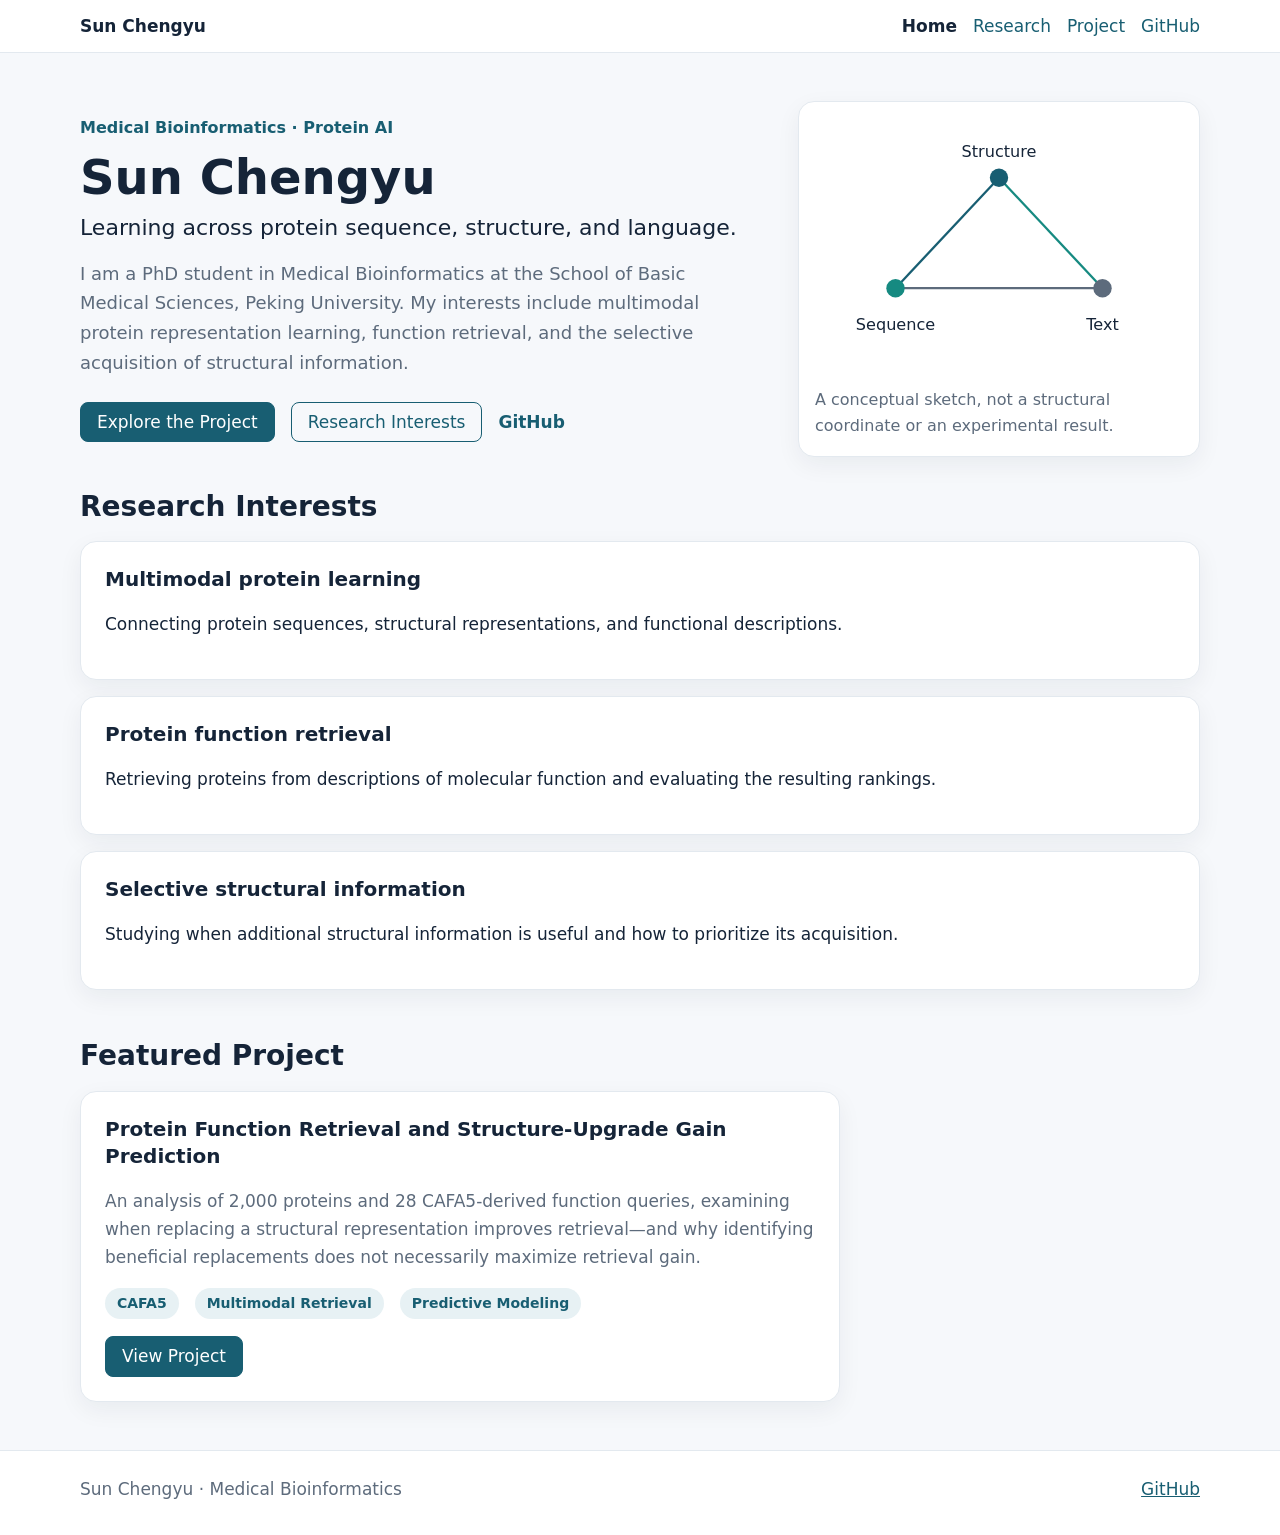
<file: docs/index.html>
<!DOCTYPE html>
<html lang="en">
<head>
  <meta charset="utf-8">
  <meta name="viewport" content="width=device-width, initial-scale=1">
  <title>Sun Chengyu | Protein Multimodal Learning</title>
  <meta name="description" content="Sun Chengyu is a PhD student in Medical Bioinformatics at Peking University. This site introduces work on multimodal protein learning and function retrieval.">
  <link rel="stylesheet" href="assets/site.css">
</head>
<body>
  <a class="skip" href="#main">Skip to main content</a>
  <header class="site">
    <div class="wrap nav">
      <a class="brand" href="index.html">Sun Chengyu</a>
      <nav aria-label="Primary">
        <a href="index.html" aria-current="page">Home</a>
        <a href="#research">Research</a>
        <a href="project.html">Project</a>
        <a href="https://github.com/chengyu-s">GitHub</a>
      </nav>
    </div>
  </header>
  <main id="main">
    <section class="hero wrap">
      <div>
        <p class="eyebrow">Medical Bioinformatics · Protein AI</p>
        <h1>Sun Chengyu</h1>
        <p class="subtitle">Learning across protein sequence, structure, and language.</p>
        <p class="lead">I am a PhD student in Medical Bioinformatics at the School of Basic Medical Sciences, Peking University. My interests include multimodal protein representation learning, function retrieval, and the selective acquisition of structural information.</p>
        <div class="actions">
          <a class="button" href="project.html">Explore the Project</a>
          <a class="button ghost" href="#research">Research Interests</a>
          <a class="text-link" href="https://github.com/chengyu-s">GitHub</a>
        </div>
      </div>
      <figure class="hero-figure">
        <svg viewBox="0 0 320 220" role="img" aria-labelledby="concept-title">
          <title id="concept-title">Conceptual sketch of sequence, structure, and text</title>
          <line x1="70" y1="148" x2="160" y2="52" stroke="#185E72" stroke-width="2"></line>
          <line x1="160" y1="52" x2="250" y2="148" stroke="#168A81" stroke-width="2"></line>
          <line x1="70" y1="148" x2="250" y2="148" stroke="#5D6B7C" stroke-width="2"></line>
          <circle cx="160" cy="52" r="8" fill="#185E72"></circle>
          <circle cx="70" cy="148" r="8" fill="#168A81"></circle>
          <circle cx="250" cy="148" r="8" fill="#5D6B7C"></circle>
          <text x="160" y="34" text-anchor="middle">Structure</text>
          <text x="70" y="184" text-anchor="middle">Sequence</text>
          <text x="250" y="184" text-anchor="middle">Text</text>
        </svg>
        <figcaption>A conceptual sketch, not a structural coordinate or an experimental result.</figcaption>
      </figure>
    </section>

    <section id="research" class="wrap band">
      <h2>Research Interests</h2>
      <ol class="interest-list">
        <li>
          <h3>Multimodal protein learning</h3>
          <p>Connecting protein sequences, structural representations, and functional descriptions.</p>
        </li>
        <li>
          <h3>Protein function retrieval</h3>
          <p>Retrieving proteins from descriptions of molecular function and evaluating the resulting rankings.</p>
        </li>
        <li>
          <h3>Selective structural information</h3>
          <p>Studying when additional structural information is useful and how to prioritize its acquisition.</p>
        </li>
      </ol>
    </section>

    <section class="wrap band">
      <h2>Featured Project</h2>
      <article class="project-card">
        <h3>Protein Function Retrieval and Structure-Upgrade Gain Prediction</h3>
        <p>An analysis of 2,000 proteins and 28 CAFA5-derived function queries, examining when replacing a structural representation improves retrieval—and why identifying beneficial replacements does not necessarily maximize retrieval gain.</p>
        <p class="tags"><span>CAFA5</span><span>Multimodal Retrieval</span><span>Predictive Modeling</span></p>
        <a class="button" href="project.html">View Project</a>
      </article>
    </section>
  </main>
  <footer class="site">
    <div class="wrap footer-row">
      <span>Sun Chengyu · Medical Bioinformatics</span>
      <a href="https://github.com/chengyu-s">GitHub</a>
    </div>
  </footer>
</body>
</html>
</file>
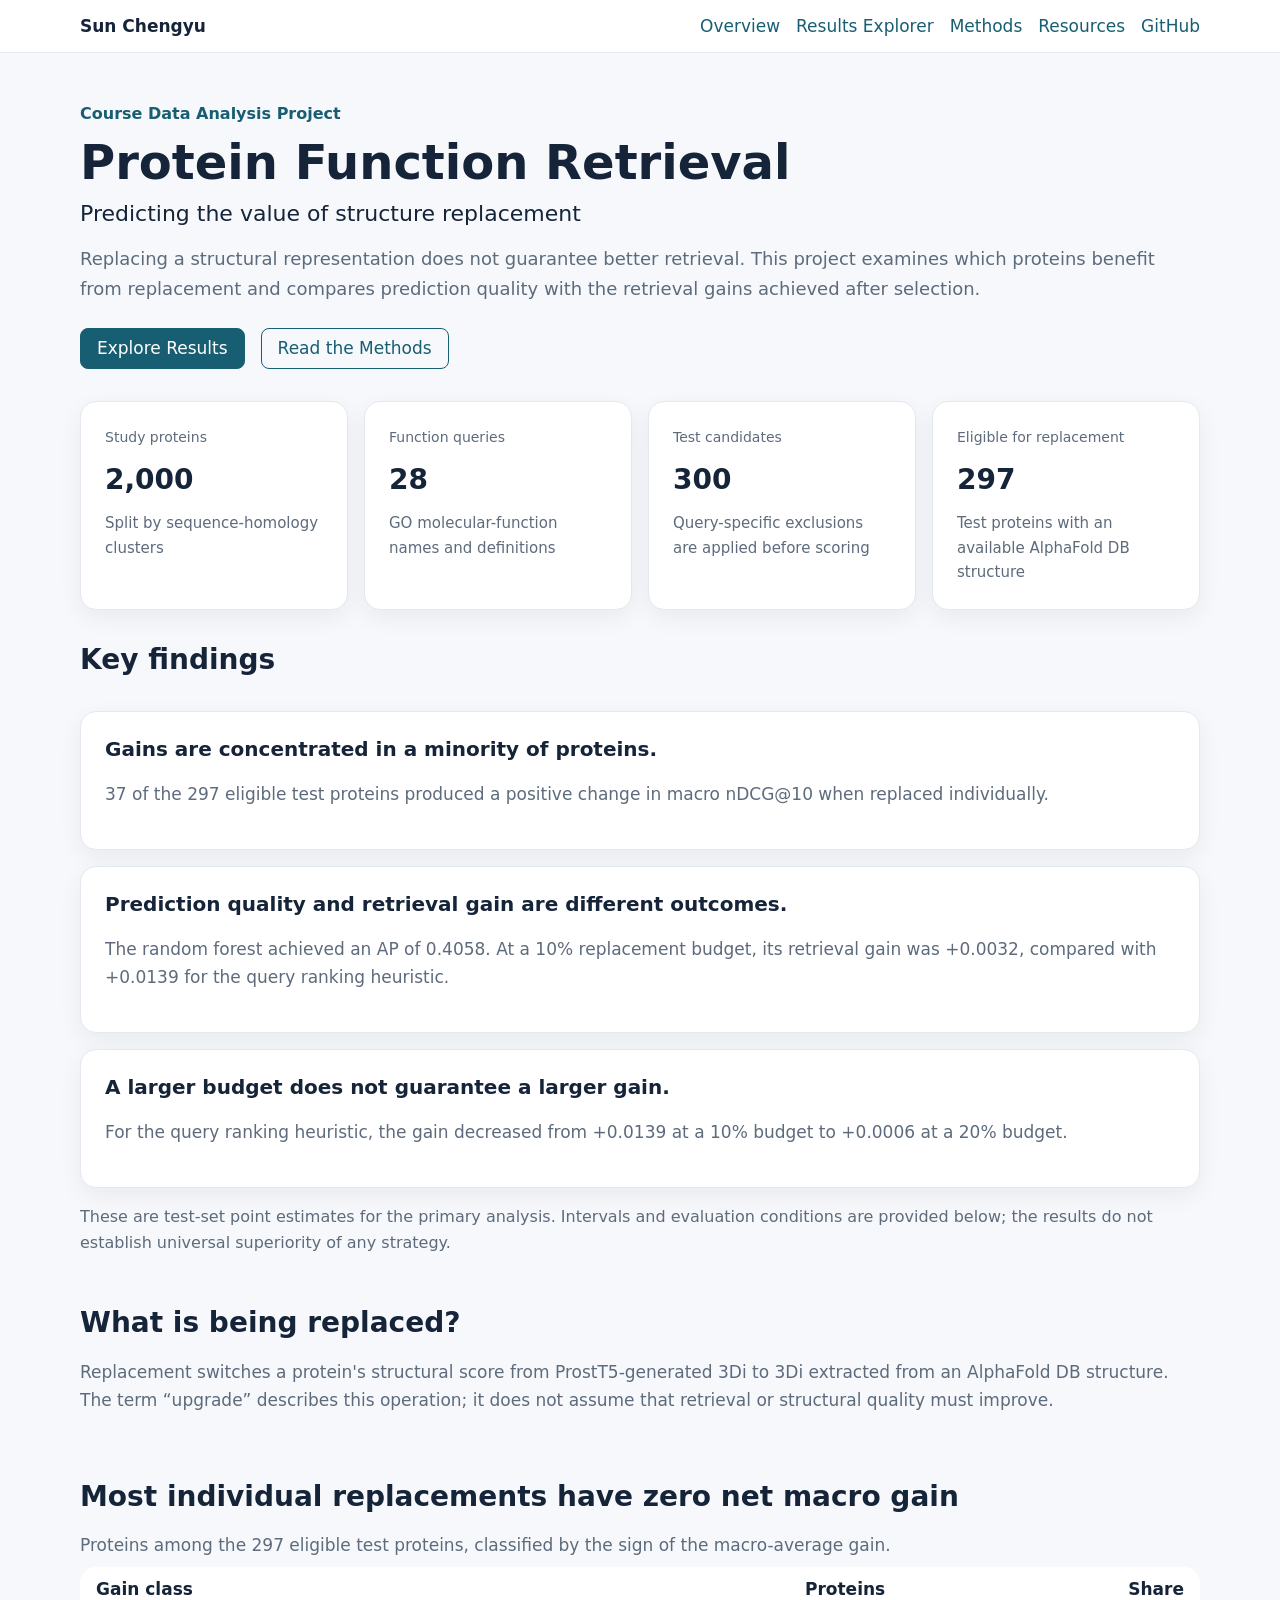
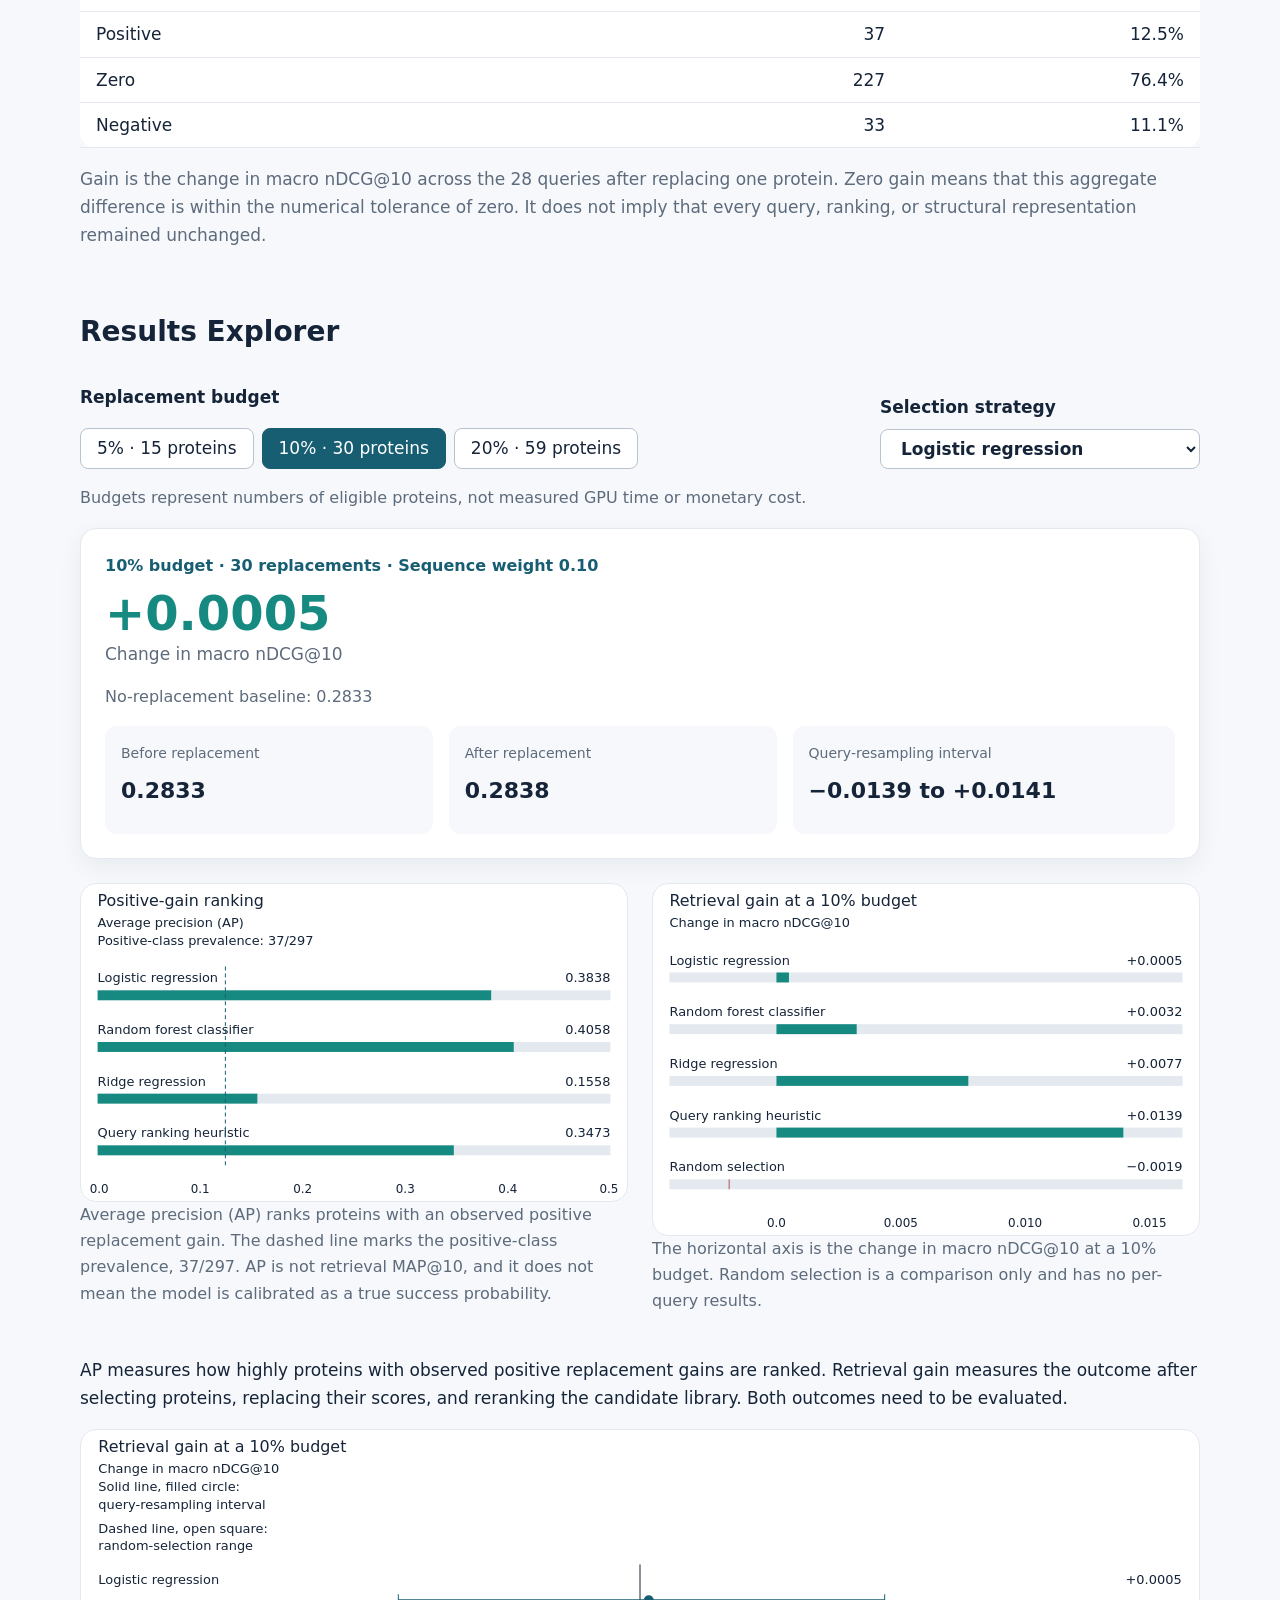
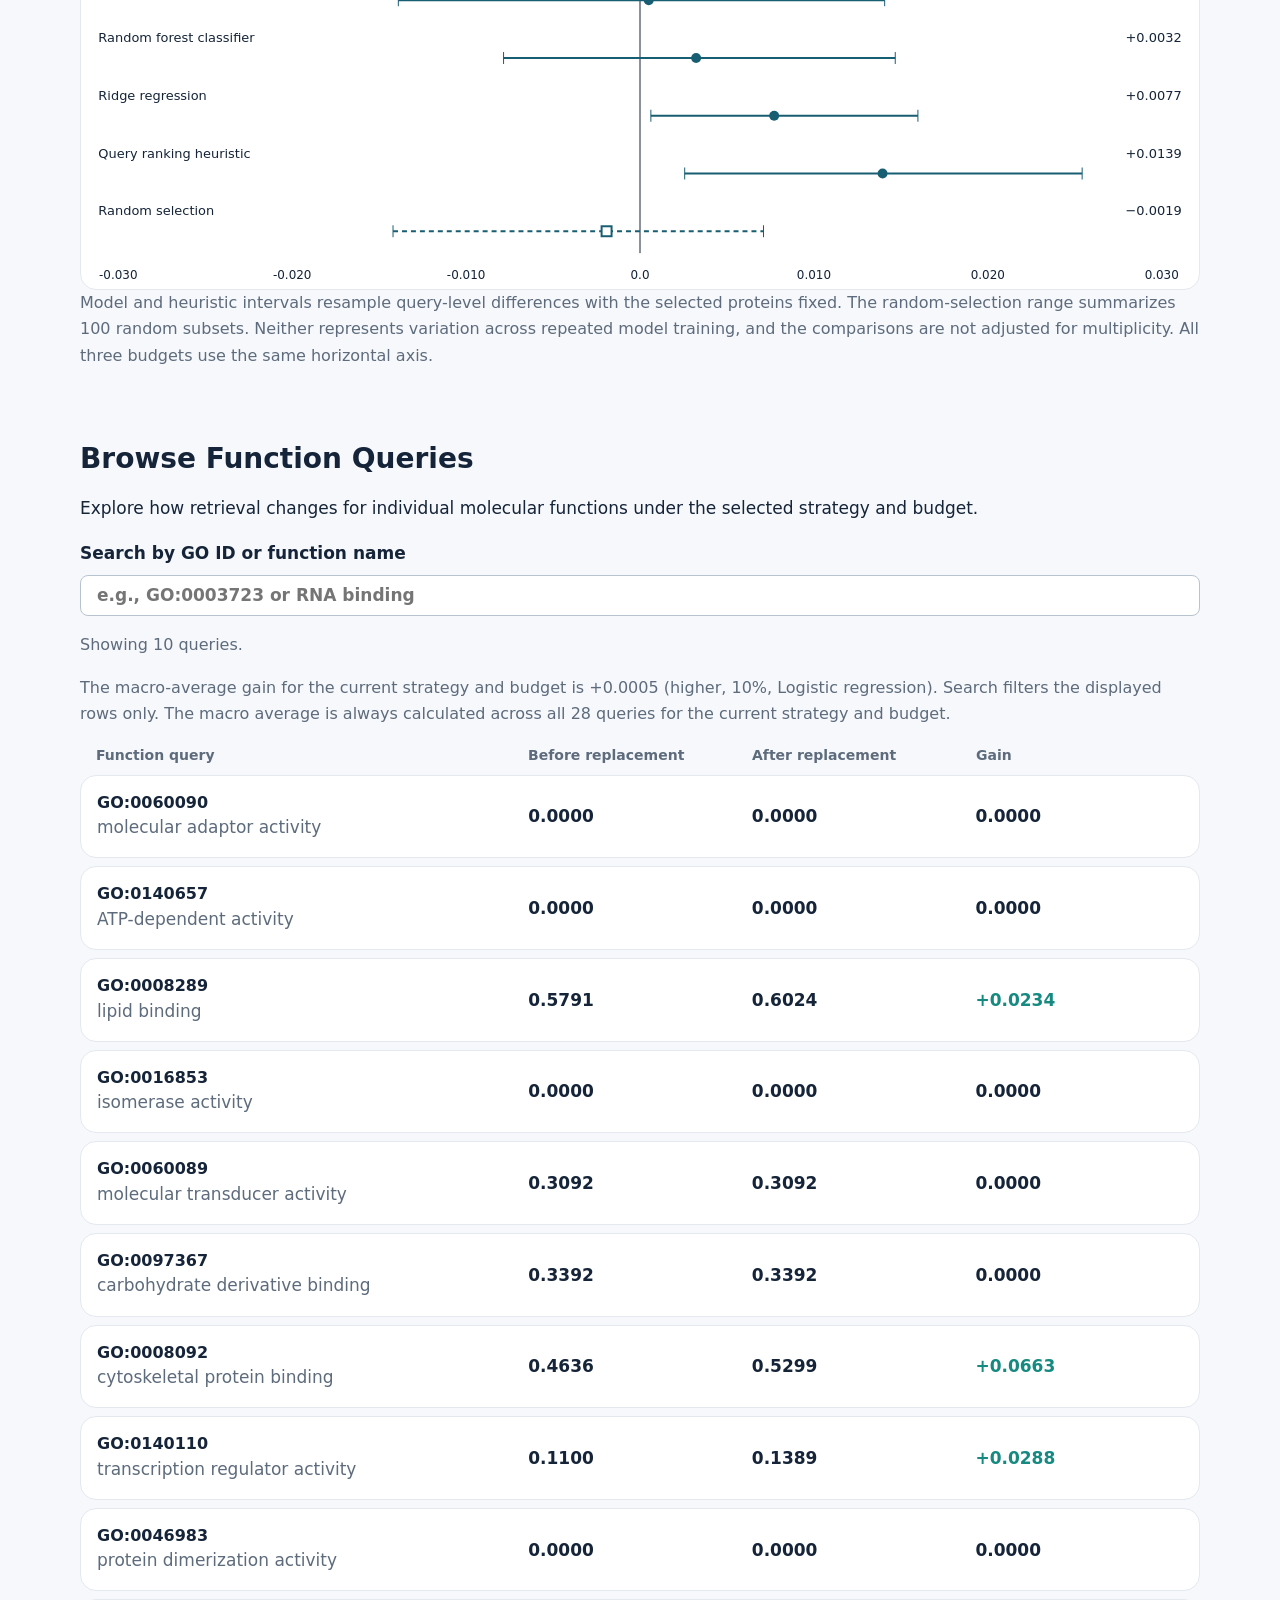
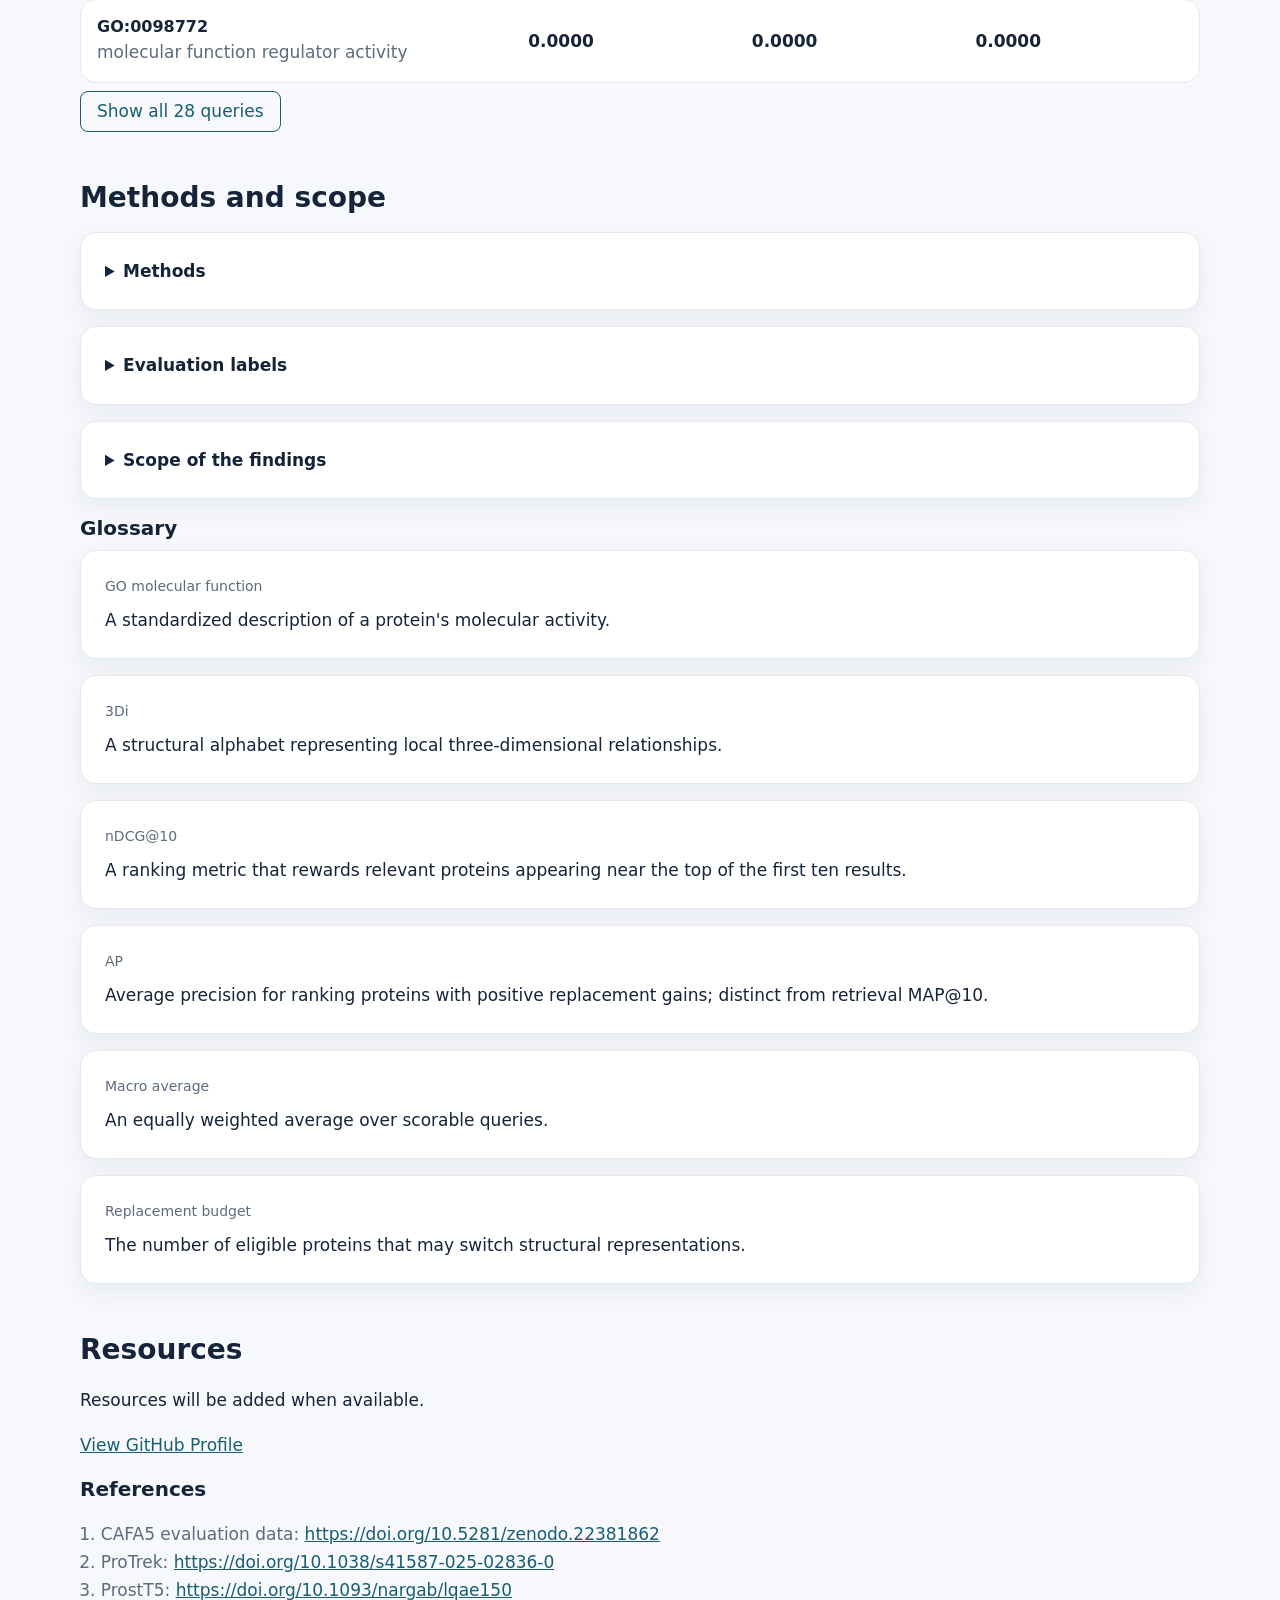
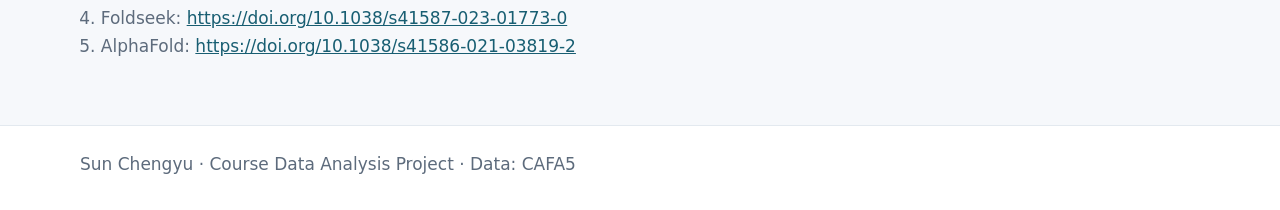
<file: docs/project.html>
<!DOCTYPE html>
<html lang="en">
<head>
  <meta charset="utf-8">
  <meta name="viewport" content="width=device-width, initial-scale=1">
  <title>Protein Function Retrieval | Sun Chengyu</title>
  <meta name="description" content="A course analysis of protein function retrieval and whether replacing a structural representation improves the ranking.">
  <link rel="stylesheet" href="assets/site.css">
</head>
<body>
  <a class="skip" href="#main">Skip to main content</a>
  <header class="site">
    <div class="wrap nav">
      <a class="brand" href="index.html">Sun Chengyu</a>
      <nav aria-label="Project sections">
        <a href="#overview">Overview</a>
        <a href="#explore">Results Explorer</a>
        <a href="#method">Methods</a>
        <a href="#resources">Resources</a>
        <a href="https://github.com/chengyu-s">GitHub</a>
      </nav>
    </div>
  </header>
  <main id="main">
    <section id="overview" class="wrap opening">
      <p class="eyebrow">Course Data Analysis Project</p>
      <h1>Protein Function Retrieval</h1>
      <p class="subtitle">Predicting the value of structure replacement</p>
      <p class="lead">Replacing a structural representation does not guarantee better retrieval. This project examines which proteins benefit from replacement and compares prediction quality with the retrieval gains achieved after selection.</p>
      <div class="actions">
        <a class="button" href="#explore">Explore Results</a>
        <a class="button ghost" href="#method">Read the Methods</a>
      </div>
      <dl class="facts">
        <div>
          <dt>Study proteins</dt>
          <dd>2,000</dd>
          <p>Split by sequence-homology clusters</p>
        </div>
        <div>
          <dt>Function queries</dt>
          <dd>28</dd>
          <p>GO molecular-function names and definitions</p>
        </div>
        <div>
          <dt>Test candidates</dt>
          <dd>300</dd>
          <p>Query-specific exclusions are applied before scoring</p>
        </div>
        <div>
          <dt>Eligible for replacement</dt>
          <dd>297</dd>
          <p>Test proteins with an available AlphaFold DB structure</p>
        </div>
      </dl>
    </section>

    <section class="wrap findings">
      <h2>Key findings</h2>
      <article>
        <h3>Gains are concentrated in a minority of proteins.</h3>
        <p>37 of the 297 eligible test proteins produced a positive change in macro nDCG@10 when replaced individually.</p>
      </article>
      <article>
        <h3>Prediction quality and retrieval gain are different outcomes.</h3>
        <p>The random forest achieved an AP of 0.4058. At a 10% replacement budget, its retrieval gain was +0.0032, compared with +0.0139 for the query ranking heuristic.</p>
      </article>
      <article>
        <h3>A larger budget does not guarantee a larger gain.</h3>
        <p>For the query ranking heuristic, the gain decreased from +0.0139 at a 10% budget to +0.0006 at a 20% budget.</p>
      </article>
      <p class="note">These are test-set point estimates for the primary analysis. Intervals and evaluation conditions are provided below; the results do not establish universal superiority of any strategy.</p>
    </section>

    <section class="wrap prose">
      <h2>What is being replaced?</h2>
      <p>Replacement switches a protein's structural score from ProstT5-generated 3Di to 3Di extracted from an AlphaFold DB structure. The term “upgrade” describes this operation; it does not assume that retrieval or structural quality must improve.</p>
    </section>

    <section class="wrap prose">
      <h2>Most individual replacements have zero net macro gain</h2>
      <div class="table-scroll">
        <table class="gain-table">
          <caption>Proteins among the 297 eligible test proteins, classified by the sign of the macro-average gain.</caption>
          <thead>
            <tr><th>Gain class</th><th class="num">Proteins</th><th class="num">Share</th></tr>
          </thead>
          <tbody>
            <tr><td>Positive</td><td class="num">37</td><td class="num">12.5%</td></tr>
            <tr><td>Zero</td><td class="num">227</td><td class="num">76.4%</td></tr>
            <tr><td>Negative</td><td class="num">33</td><td class="num">11.1%</td></tr>
          </tbody>
        </table>
      </div>
      <p>Gain is the change in macro nDCG@10 across the 28 queries after replacing one protein. Zero gain means that this aggregate difference is within the numerical tolerance of zero. It does not imply that every query, ranking, or structural representation remained unchanged.</p>
    </section>

    <section id="explore" class="wrap explore">
      <h2>Results Explorer</h2>
      <p id="data-status" class="note" role="status">Loading results...</p>
      <div class="controls">
        <div>
          <p class="control-label" id="budget-label">Replacement budget</p>
          <div class="budget-switch" role="group" aria-labelledby="budget-label">
            <button type="button" data-fraction="0.05">5% · 15 proteins</button>
            <button type="button" data-fraction="0.10" aria-pressed="true">10% · 30 proteins</button>
            <button type="button" data-fraction="0.20">20% · 59 proteins</button>
          </div>
        </div>
        <label class="field" for="strategy">Selection strategy
          <select id="strategy">
            <option value="logistic">Logistic regression</option>
            <option value="random_forest_classifier">Random forest classifier</option>
            <option value="ridge">Ridge regression</option>
            <option value="query_ranking">Query ranking heuristic</option>
          </select>
        </label>
      </div>
      <p class="note">Budgets represent numbers of eligible proteins, not measured GPU time or monetary cost.</p>

      <article class="result-panel">
        <p id="condition" class="eyebrow">10% budget · 30 replacements · Sequence weight 0.10</p>
        <p id="headline" class="headline">—</p>
        <p class="headline-label">Change in macro nDCG@10</p>
        <p id="baseline-line" class="note">No-replacement baseline: 0.2833</p>
        <dl class="result-meta">
          <div><dt>Before replacement</dt><dd id="before-ndcg">—</dd></div>
          <div><dt>After replacement</dt><dd id="after-ndcg">—</dd></div>
          <div><dt id="interval-kind">Interval</dt><dd id="interval-text">—</dd></div>
        </dl>
      </article>

      <div class="chart-grid">
        <figure>
          <svg id="ap-chart" class="chart" role="img" aria-label="Positive-gain ranking by average precision"></svg>
          <figcaption>Average precision (AP) ranks proteins with an observed positive replacement gain. The dashed line marks the positive-class prevalence, 37/297. AP is not retrieval MAP@10, and it does not mean the model is calibrated as a true success probability.</figcaption>
        </figure>
        <figure>
          <svg id="gain-chart" class="chart" role="img" aria-label="Retrieval gain for the selected budget"></svg>
          <figcaption id="gain-caption">The horizontal axis is the change in macro nDCG@10. Random selection is a comparison only and has no per-query results.</figcaption>
        </figure>
      </div>
      <p>AP measures how highly proteins with observed positive replacement gains are ranked. Retrieval gain measures the outcome after selecting proteins, replacing their scores, and reranking the candidate library. Both outcomes need to be evaluated.</p>

      <figure class="interval-block">
        <svg id="interval-chart" class="chart" role="img" aria-label="Retrieval gain and intervals for the selected budget"></svg>
        <figcaption>Model and heuristic intervals resample query-level differences with the selected proteins fixed. The random-selection range summarizes 100 random subsets. Neither represents variation across repeated model training, and the comparisons are not adjusted for multiplicity. All three budgets use the same horizontal axis.</figcaption>
      </figure>
    </section>

    <section id="queries" class="wrap">
      <h2>Browse Function Queries</h2>
      <p>Explore how retrieval changes for individual molecular functions under the selected strategy and budget.</p>
      <label class="field" for="query-search">Search by GO ID or function name
        <input id="query-search" type="search" autocomplete="off" placeholder="e.g., GO:0003723 or RNA binding">
      </label>
      <p id="query-count" class="note" aria-live="polite"></p>
      <p id="macro-note" class="note"></p>
      <div class="query-head" aria-hidden="true">
        <span>Function query</span><span>Before replacement</span><span>After replacement</span><span>Gain</span>
      </div>
      <div id="query-list" class="query-list"></div>
      <p id="query-empty" class="note" hidden>No matching function queries.</p>
      <button type="button" id="show-all" class="button ghost">Show all 28 queries</button>
    </section>

    <section id="method" class="wrap">
      <h2>Methods and scope</h2>
      <details>
        <summary>Methods</summary>
        <p>The study uses public CAFA5 sequences and time-delayed function annotations. Proteins are assigned to training, validation, and test sets by sequence-homology cluster. ProTrek encodes sequences, structural tokens, and function text. The primary analysis uses a sequence fusion weight of 0.10, selected through the existing validation procedure.</p>
        <p>Gain prediction uses 40 features available before replacement. Hyperparameters and score directions are chosen on validation data. The course analysis recomputes results on the previously used test split; it is not a new independent validation.</p>
      </details>
      <details>
        <summary>Evaluation labels</summary>
        <p>Known positives and annotation pairs overlapping the old CAFA5 training labels are excluded from query-specific scoring. Unlabeled proteins remain in the ranking, but missing annotations do not establish biological negatives.</p>
      </details>
      <details>
        <summary>Scope of the findings</summary>
        <p>Queries were selected partly using their test-set positive counts, so the findings apply to this selected set of 28 queries. Gain also depends on the candidate library and selection context.</p>
        <p>Existing AlphaFold DB structures are used here. Replacement budgets are count-based approximations and do not establish savings in structure-prediction time or cost.</p>
      </details>
      <h3>Glossary</h3>
      <dl class="glossary">
        <div><dt>GO molecular function</dt><dd>A standardized description of a protein's molecular activity.</dd></div>
        <div><dt>3Di</dt><dd>A structural alphabet representing local three-dimensional relationships.</dd></div>
        <div><dt>nDCG@10</dt><dd>A ranking metric that rewards relevant proteins appearing near the top of the first ten results.</dd></div>
        <div><dt>AP</dt><dd>Average precision for ranking proteins with positive replacement gains; distinct from retrieval MAP@10.</dd></div>
        <div><dt>Macro average</dt><dd>An equally weighted average over scorable queries.</dd></div>
        <div><dt>Replacement budget</dt><dd>The number of eligible proteins that may switch structural representations.</dd></div>
      </dl>
    </section>

    <section id="resources" class="wrap">
      <h2>Resources</h2>
      <p id="download-note">Resources will be added when available.</p>
      <p id="download-actions"></p>
      <p><a href="https://github.com/chengyu-s">View GitHub Profile</a></p>
      <h3>References</h3>
      <ol class="references">
        <li>CAFA5 evaluation data: <a href="https://doi.org/10.5281/zenodo.22381862">https://doi.org/10.5281/zenodo.22381862</a></li>
        <li>ProTrek: <a href="https://doi.org/10.1038/s41587-025-02836-0">https://doi.org/10.1038/s41587-025-02836-0</a></li>
        <li>ProstT5: <a href="https://doi.org/10.1093/nargab/lqae150">https://doi.org/10.1093/nargab/lqae150</a></li>
        <li>Foldseek: <a href="https://doi.org/10.1038/s41587-023-01773-0">https://doi.org/10.1038/s41587-023-01773-0</a></li>
        <li>AlphaFold: <a href="https://doi.org/10.1038/s41586-021-03819-2">https://doi.org/10.1038/s41586-021-03819-2</a></li>
      </ol>
    </section>
  </main>
  <footer class="site">
    <div class="wrap">Sun Chengyu · Course Data Analysis Project · Data: CAFA5</div>
  </footer>
  <script src="assets/site.js"></script>
</body>
</html>
</file>
<file: docs/assets/site.css>
:root {
  --bg: #f6f8fb;
  --panel: #ffffff;
  --text: #152438;
  --muted: #5d6b7c;
  --accent: #185e72;
  --positive: #168a81;
  --negative: #b55454;
  --line: #e3e9ef;
  --shadow: 0 8px 24px rgba(21, 36, 56, 0.06);
}

* { box-sizing: border-box; }

html { overflow-x: clip; }

body {
  margin: 0;
  max-width: 100%;
  overflow-x: clip;
  background: var(--bg);
  color: var(--text);
  font-family: system-ui, -apple-system, BlinkMacSystemFont, "Segoe UI", Arial, sans-serif;
  font-size: 17px;
  line-height: 1.65;
}

h1, h2, h3, p, li, dd, figcaption { overflow-wrap: anywhere; }

h1 {
  margin: 8px 0 8px;
  font-size: 48px;
  line-height: 1.15;
}

h2 { margin: 0 0 16px; font-size: 28px; line-height: 1.3; }
h3 { margin: 0 0 8px; font-size: 20px; line-height: 1.35; }

a { color: var(--accent); }
a:hover { color: #0f4252; }

.skip {
  position: absolute;
  left: 16px;
  top: -48px;
  background: var(--panel);
  padding: 8px 16px;
  z-index: 3;
}

.skip:focus { top: 8px; }

:focus:not(:focus-visible),
:focus-visible {
  outline: 3px solid var(--accent);
  outline-offset: 2px;
}

.wrap {
  width: min(1120px, calc(100% - 40px));
  margin: 0 auto;
}

header.site, footer.site {
  background: var(--panel);
  border-bottom: 1px solid var(--line);
}

footer.site {
  border-bottom: 0;
  border-top: 1px solid var(--line);
  color: var(--muted);
  padding: 24px 0 32px;
}

.footer-row {
  display: flex;
  flex-wrap: wrap;
  gap: 8px 16px;
  justify-content: space-between;
}

.nav {
  display: flex;
  flex-wrap: wrap;
  justify-content: space-between;
  gap: 8px 16px;
  align-items: center;
  padding: 12px 0;
}

.nav nav {
  display: flex;
  flex-wrap: wrap;
  gap: 8px 16px;
}

.nav a { text-decoration: none; }
.brand { font-weight: 700; color: var(--text); }
.nav a[aria-current="page"] { color: var(--text); font-weight: 700; }

.hero, .opening { padding: 48px 0 32px; }

.hero {
  display: grid;
  grid-template-columns: 1.25fr 0.75fr;
  gap: 48px;
  align-items: center;
}

.eyebrow {
  margin: 0;
  color: var(--accent);
  font-weight: 700;
  font-size: 16px;
}

.subtitle {
  margin: 0 0 16px;
  font-size: 22px;
  line-height: 1.35;
}

.lead { font-size: 18px; color: var(--muted); margin-top: 0; }

.actions, .tags { display: flex; flex-wrap: wrap; gap: 8px 16px; align-items: center; }
.actions { margin-top: 24px; }

.text-link { font-weight: 700; text-decoration: none; }

.button {
  display: inline-block;
  background: var(--accent);
  color: #fff;
  text-decoration: none;
  border: 1px solid var(--accent);
  border-radius: 8px;
  padding: 8px 16px;
  font: inherit;
  line-height: 1.35;
  text-align: center;
  cursor: pointer;
}

.button:hover { background: #0f4252; color: #fff; }
.button.ghost { background: transparent; color: var(--accent); }
.button.ghost:hover { background: #e7f1f4; color: var(--accent); }

.tags span {
  background: #e7f1f4;
  color: var(--accent);
  border-radius: 999px;
  padding: 4px 12px;
  font-size: 14px;
  font-weight: 700;
}

.hero-figure {
  margin: 0;
  background: var(--panel);
  border: 1px solid var(--line);
  border-radius: 16px;
  box-shadow: var(--shadow);
  padding: 16px;
}

.hero-figure svg { width: 100%; height: auto; }
.hero-figure text { fill: var(--text); font-size: 14px; font-family: inherit; }
.hero-figure figcaption, figcaption, .note { color: var(--muted); font-size: 16px; }
.hero-figure figcaption { margin-top: 8px; }

.band, .findings, .explore, .prose, #queries, #method, #resources { padding-bottom: 48px; }

.interest-list {
  list-style: none;
  margin: 0;
  padding: 0;
  display: grid;
  gap: 16px;
}

.interest-list li, .project-card, .findings article, .result-panel, details, .glossary div, .facts div {
  background: var(--panel);
  border: 1px solid var(--line);
  border-radius: 16px;
  box-shadow: var(--shadow);
  padding: 24px;
}

.project-card { max-width: 760px; }
.project-card p, .findings p, details p, .prose p { color: var(--muted); }

.facts {
  display: grid;
  grid-template-columns: repeat(4, 1fr);
  gap: 16px;
  margin: 32px 0 0;
}

.facts dt, .result-meta dt, .glossary dt { color: var(--muted); font-size: 14px; }
.facts dd, .result-meta dd {
  margin: 8px 0;
  font-variant-numeric: tabular-nums;
  font-weight: 700;
}
.facts dd { font-size: 28px; }
.facts p { margin: 0; color: var(--muted); font-size: 15px; }

.findings { display: grid; gap: 16px; }
.findings h2, .findings .note { grid-column: 1 / -1; }
.findings .note { margin: 0; }

.controls {
  display: flex;
  flex-wrap: wrap;
  justify-content: space-between;
  gap: 16px;
  align-items: end;
  margin-bottom: 8px;
}

.control-label, .field { font-weight: 700; }
.field { display: flex; flex-direction: column; gap: 8px; min-width: min(100%, 320px); }

.budget-switch { display: flex; flex-wrap: wrap; gap: 8px; margin-top: 8px; }

.budget-switch button, select, input[type="search"] {
  font: inherit;
  color: var(--text);
  background: var(--panel);
  border: 1px solid #b7c4d0;
  border-radius: 8px;
  padding: 8px 16px;
  line-height: 1.35;
}

.budget-switch button { white-space: normal; }
.budget-switch button[aria-pressed="true"] {
  background: var(--accent);
  border-color: var(--accent);
  color: #fff;
}

select, input[type="search"] { width: 100%; }

.result-panel { margin: 16px 0 24px; }
.headline {
  margin: 8px 0 0;
  font-size: 48px;
  line-height: 1.1;
  font-variant-numeric: tabular-nums;
  font-weight: 700;
}
.headline.down { color: var(--negative); }
.headline.up { color: var(--positive); }
.headline-label { margin: 0; color: var(--muted); }

.result-meta {
  display: grid;
  grid-template-columns: 1.2fr 1.2fr 1.4fr;
  gap: 16px;
  margin: 16px 0 0;
}
.result-meta div {
  background: var(--bg);
  border-radius: 12px;
  padding: 16px;
}
.result-meta dd { font-size: 22px; }

.chart-grid {
  display: grid;
  grid-template-columns: 1fr 1fr;
  gap: 24px;
}

figure { margin: 0 0 24px; }

svg.chart {
  display: block;
  width: 100%;
  max-width: 100%;
  background: var(--panel);
  border: 1px solid var(--line);
  border-radius: 16px;
}

svg.chart text { font-family: inherit; fill: var(--text); }

.query-head, .query-card {
  display: grid;
  grid-template-columns: minmax(12rem, 1.6fr) repeat(3, minmax(6rem, 0.8fr));
  gap: 16px;
  align-items: center;
}

.query-head {
  color: var(--muted);
  font-size: 14px;
  font-weight: 700;
  padding: 0 16px 8px;
}

.query-card {
  background: var(--panel);
  border: 1px solid var(--line);
  border-radius: 16px;
  padding: 16px;
  margin-bottom: 8px;
}

.query-card h3 { font-size: 16px; margin: 0; }
.query-card p { margin: 0; color: var(--muted); }
.query-metrics { display: contents; margin: 0; }
.query-metrics div { display: contents; }
.query-metrics dt { display: none; }
.query-metrics dd {
  margin: 0;
  font-variant-numeric: tabular-nums;
  font-weight: 700;
}
.query-metrics dd.down { color: var(--negative); }
.query-metrics dd.up { color: var(--positive); }

.table-scroll { width: 100%; overflow-x: auto; }
.gain-table {
  width: 100%;
  border-collapse: collapse;
  background: var(--panel);
  border-radius: 16px;
}
.gain-table caption { text-align: left; color: var(--muted); padding: 0 0 8px; }
.gain-table th, .gain-table td {
  border-bottom: 1px solid var(--line);
  text-align: left;
  padding: 8px 16px;
}
.gain-table .num { text-align: right; font-variant-numeric: tabular-nums; }

details { margin-bottom: 16px; }
details summary { cursor: pointer; font-weight: 700; }
details p:last-child { margin-bottom: 0; }

.glossary { display: grid; gap: 16px; margin: 0; }
.glossary dd { margin: 8px 0 0; }

.references { padding-left: 1.3rem; color: var(--muted); }
.references a { overflow-wrap: anywhere; }

@media (max-width: 800px) {
  body { font-size: 16px; }
  h1 { font-size: 32px; }
  .subtitle { font-size: 20px; }
  .wrap { width: min(1120px, calc(100% - 32px)); }
  .hero, .opening { padding-top: 32px; }
  .hero, .chart-grid, .facts, .result-meta { grid-template-columns: 1fr; }
  .headline { font-size: 40px; }
  .budget-switch { display: grid; grid-template-columns: 1fr; }
  .budget-switch button { width: 100%; }
  .query-head { display: none; }
  .query-card { grid-template-columns: 1fr; gap: 8px; }
  .query-metrics {
    display: grid;
    grid-template-columns: repeat(3, minmax(0, 1fr));
    gap: 8px;
  }
  .query-metrics div { display: block; min-width: 0; }
  .query-metrics dt { display: block; color: var(--muted); font-size: 14px; font-weight: 700; }
  .query-metrics dd { font-size: 18px; }
}
</file>
